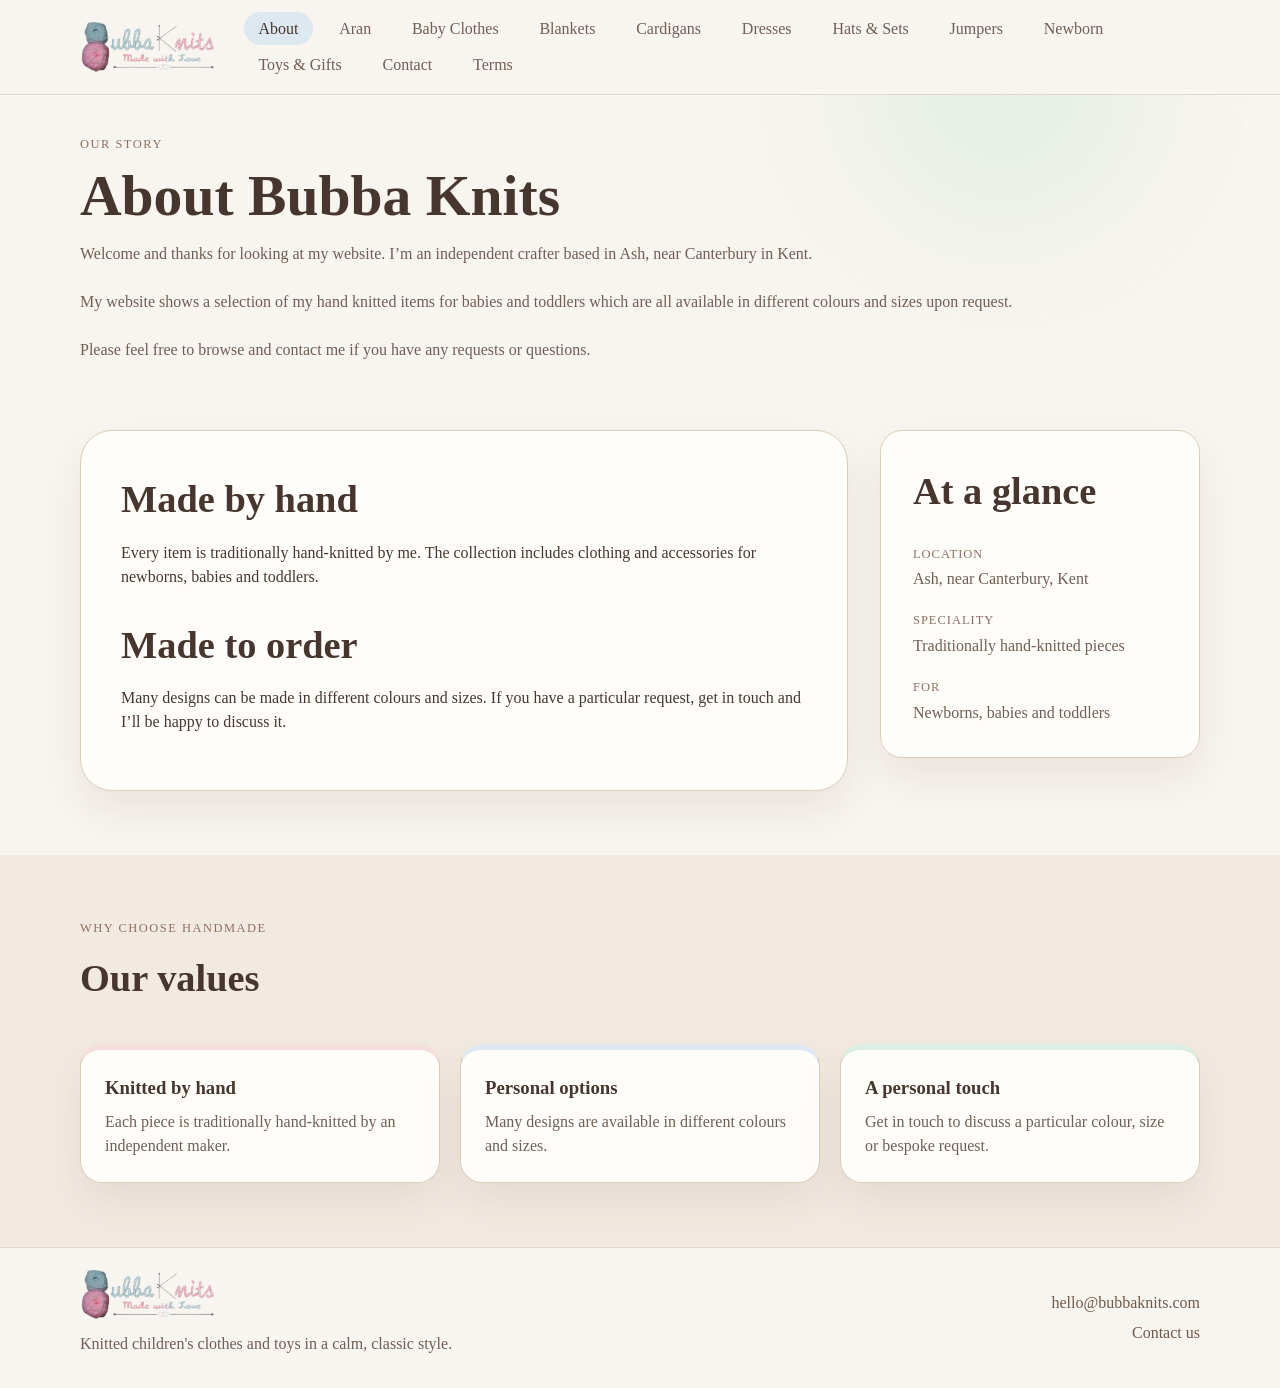
<file: about.html>
<!DOCTYPE html>
<html lang="en">
  <head>
    <meta charset="UTF-8" />
    <meta name="viewport" content="width=device-width, initial-scale=1.0" />
    <title>Bubbaknits | About</title>
    <meta
      name="description"
      content="The Bubbaknits story: why we hand-knit children's clothes and toys, and the values behind every piece."
    />
    <meta name="theme-color" content="#f8f4ef" />
    <meta property="og:type" content="website" />
    <meta property="og:site_name" content="Bubba Knits" />
    <meta property="og:title" content="Bubbaknits | About" />
    <meta
      property="og:description"
      content="The Bubbaknits story: why we hand-knit children's clothes and toys, and the values behind every piece."
    />
    <meta property="og:url" content="https://davidbubb.github.io/bubbaknits/about.html" />
    <meta
      property="og:image"
      content="https://davidbubb.github.io/bubbaknits/assets/images/bubbaknits_logo.png"
    />
    <meta name="twitter:card" content="summary" />
    <link rel="icon" type="image/svg+xml" href="./assets/images/favicon.svg" />
    <link rel="stylesheet" href="./styles.css" />
  </head>
  <body data-page="about">
    <header class="site-header">
      <div class="wrap header-bar">
        <a class="brand" href="./index.html" aria-label="Bubbaknits home">
          <img src="./assets/images/bubbaknits_logo.png" alt="Bubbaknits" />
        </a>
        <nav aria-label="Primary">
          <ul class="nav-list" id="site-nav">
            <li><a class="text-link" href="./index.html">Home</a></li>
            <li><a class="text-link" href="./about.html">About</a></li>
            <li><a class="text-link" href="./contact.html">Contact</a></li>
          </ul>
        </nav>
      </div>
    </header>

    <main>
      <section class="category-hero">
        <div class="wrap">
          <p class="eyebrow">Our story</p>
          <h1>About Bubba Knits</h1>
          <p class="intro">
            Welcome and thanks for looking at my website.  I’m an independent crafter based in Ash, near Canterbury in Kent.
            <br /><br/>
            My website shows a selection of my hand knitted items for babies and toddlers which are all available in different colours and sizes upon request.
            <br/><br/>
            Please feel free to browse and contact me if you have any requests or questions.
          </p>
        </div>
      </section>

      <section class="section wrap about-layout">
        <div class="hero-copy">
          <h2>Made by hand</h2>
          <p>
            Every item is traditionally hand-knitted by me. The collection includes
            clothing and accessories for newborns, babies and toddlers.
          </p>
          <h2>Made to order</h2>
          <p>
            Many designs can be made in different colours and sizes. If you have a
            particular request, get in touch and I’ll be happy to discuss it.
          </p>
        </div>

        <aside class="detail-card">
          <h2>At a glance</h2>
          <dl>
            <div>
              <dt>Location</dt>
              <dd>Ash, near Canterbury, Kent</dd>
            </div>
            <div>
              <dt>Speciality</dt>
              <dd>Traditionally hand-knitted pieces</dd>
            </div>
            <div>
              <dt>For</dt>
              <dd>Newborns, babies and toddlers</dd>
            </div>
          </dl>
        </aside>
      </section>

      <section class="section section-soft">
        <div class="wrap">
          <div class="section-heading">
            <div>
              <p class="eyebrow">Why choose handmade</p>
              <h2>Our values</h2>
            </div>
          </div>
          <div class="info-grid">
            <article class="info-card">
              <h3>Knitted by hand</h3>
              <p>Each piece is traditionally hand-knitted by an independent maker.</p>
            </article>
            <article class="info-card">
              <h3>Personal options</h3>
              <p>Many designs are available in different colours and sizes.</p>
            </article>
            <article class="info-card">
              <h3>A personal touch</h3>
              <p>Get in touch to discuss a particular colour, size or bespoke request.</p>
            </article>
          </div>
        </div>
      </section>
    </main>

    <footer class="site-footer">
      <div class="wrap footer-layout">
        <div>
          <a class="brand" href="./index.html" aria-label="Bubbaknits home">
            <img src="./assets/images/bubbaknits_logo.png" alt="Bubbaknits" />
          </a>
          <p class="footer-copy">Knitted children's clothes and toys in a calm, classic style.</p>
        </div>
        <div class="footer-contact">
          <a class="text-link" href="mailto:hello@bubbaknits.com">hello@bubbaknits.com</a>
          <a class="text-link" href="./contact.html">Contact us</a>
        </div>
      </div>
    </footer>

    <script src="./app.js" defer></script>
  </body>
</html>
</file>
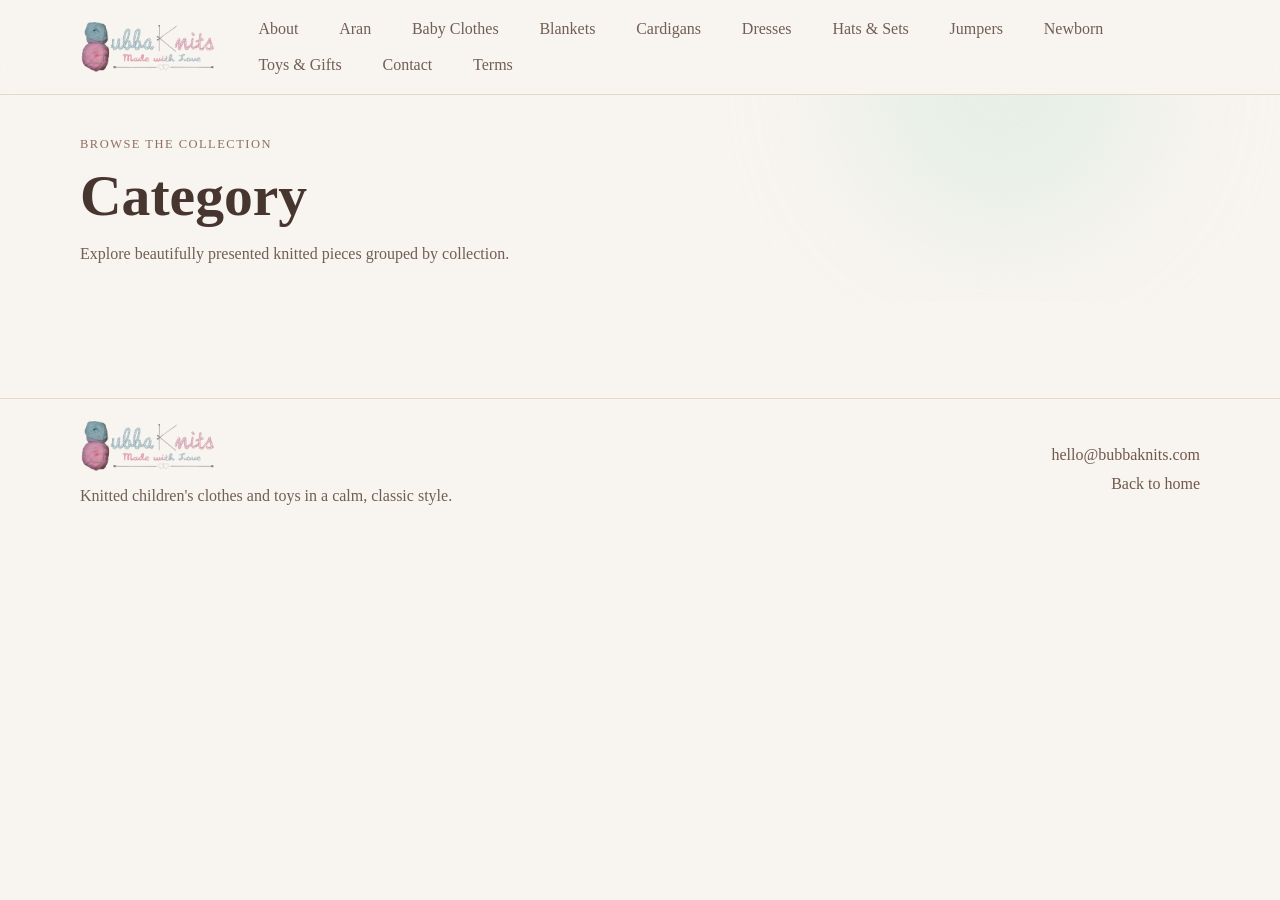
<file: category.html>
<!DOCTYPE html>
<html lang="en">
  <head>
    <meta charset="UTF-8" />
    <meta name="viewport" content="width=device-width, initial-scale=1.0" />
    <title>Bubba Knits | Category</title>
    <meta
      name="description"
      content="Browse Bubba Knits categories for hand-knitted children's clothes and toys."
    />
    <meta name="theme-color" content="#f8f4ef" />
    <meta property="og:type" content="website" />
    <meta property="og:site_name" content="Bubba Knits" />
    <meta property="og:title" content="Bubba Knits | Browse by category" />
    <meta
      property="og:description"
      content="Browse Bubba Knits categories for hand-knitted children's clothes and toys."
    />
    <meta property="og:url" content="https://davidbubb.github.io/bubbaknits/category.html" />
    <meta
      property="og:image"
      content="https://davidbubb.github.io/bubbaknits/assets/images/bubbaknits_logo.png"
    />
    <meta name="twitter:card" content="summary" />
    <link rel="icon" type="image/svg+xml" href="./assets/images/favicon.svg" />
    <link rel="stylesheet" href="./styles.css" />
  </head>
  <body data-page="category">
    <header class="site-header">
      <div class="wrap header-bar">
        <a class="brand" href="./index.html" aria-label="Bubba Knits home">
          <img src="./assets/images/bubbaknits_logo.png" alt="Bubba Knits" />
        </a>
        <nav aria-label="Primary">
          <ul class="nav-list" id="site-nav">
            <li><a class="text-link" href="./index.html">Home</a></li>
            <li><a class="text-link" href="./about.html">About</a></li>
            <li><a class="text-link" href="./contact.html">Contact</a></li>
          </ul>
        </nav>
      </div>
    </header>

    <main>
      <section class="category-hero">
        <div class="wrap">
          <p class="eyebrow">Browse the collection</p>
          <h1 id="category-title">Category</h1>
          <p class="intro" id="category-summary">
            Explore beautifully presented knitted pieces grouped by collection.
          </p>
        </div>
      </section>

      <section class="section wrap">
        <div class="product-grid" id="category-grid" aria-busy="true"></div>
        <div class="empty-state" id="category-empty" hidden>
          <h2>Category not found</h2>
          <p>Please choose another category from the navigation above.</p>
        </div>
      </section>
    </main>

    <footer class="site-footer">
      <div class="wrap footer-layout">
        <div>
          <a class="brand" href="./index.html" aria-label="Bubba Knits home">
            <img src="./assets/images/bubbaknits_logo.png" alt="Bubba Knits" />
          </a>
          <p class="footer-copy">Knitted children's clothes and toys in a calm, classic style.</p>
        </div>
        <div class="footer-contact">
          <a class="text-link" href="mailto:hello@bubbaknits.com">hello@bubbaknits.com</a>
          <a class="text-link" href="./index.html">Back to home</a>
        </div>
      </div>
    </footer>

    <script src="./app.js" defer></script>
  </body>
</html>
</file>
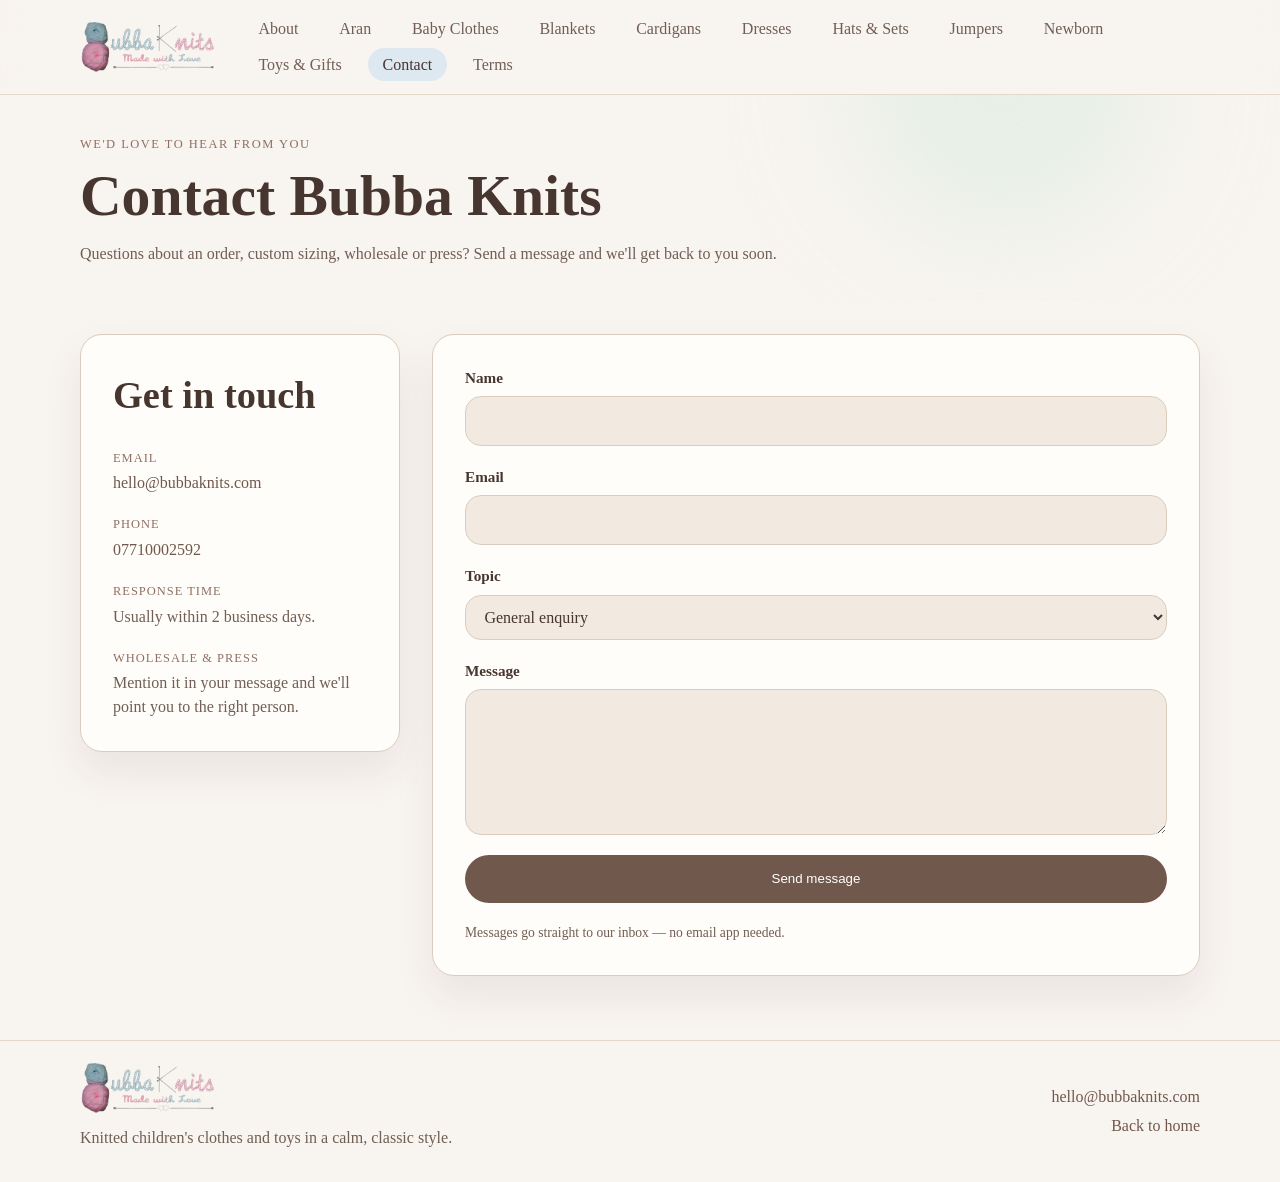
<file: contact.html>
<!DOCTYPE html>
<html lang="en">
  <head>
    <meta charset="UTF-8" />
    <meta name="viewport" content="width=device-width, initial-scale=1.0" />
    <title>Bubba Knits | Contact</title>
    <meta
      name="description"
      content="Get in touch with Bubba Knits about orders, custom sizing, wholesale or press."
    />
    <link rel="icon" type="image/svg+xml" href="./assets/images/favicon.svg" />
    <link rel="stylesheet" href="./styles.css" />
  </head>
  <body data-page="contact">
    <header class="site-header">
      <div class="wrap header-bar">
        <a class="brand" href="./index.html" aria-label="Bubba Knits home">
          <img src="./assets/images/bubbaknits_logo.png" alt="Bubba Knits" />
        </a>
        <nav aria-label="Primary">
          <ul class="nav-list" id="site-nav">
            <li><a class="text-link" href="./index.html">Home</a></li>
            <li><a class="text-link" href="./about.html">About</a></li>
            <li><a class="text-link" href="./contact.html">Contact</a></li>
          </ul>
        </nav>
      </div>
    </header>

    <main>
      <section class="category-hero">
        <div class="wrap">
          <p class="eyebrow">We'd love to hear from you</p>
          <h1>Contact Bubba Knits</h1>
          <p class="intro">
            Questions about an order, custom sizing, wholesale or press? Send a
            message and we'll get back to you soon.
          </p>
        </div>
      </section>

      <section class="section wrap contact-layout">
        <aside class="contact-details">
          <h2>Get in touch</h2>
          <dl>
            <div>
              <dt>Email</dt>
              <dd><a class="text-link" href="mailto:hello@bubbaknits.com">hello@bubbaknits.com</a></dd>
            </div>
            <div>
              <dt>Phone</dt>
              <dd><a class="text-link" href="tel:+447710002592">07710002592</a></dd>
            </div>
            <div>
              <dt>Response time</dt>
              <dd>Usually within 2 business days.</dd>
            </div>
            <div>
              <dt>Wholesale &amp; press</dt>
              <dd>Mention it in your message and we'll point you to the right person.</dd>
            </div>
          </dl>
        </aside>

        <form
          class="contact-form"
          id="contact-form"
          action="https://api.web3forms.com/submit"
          method="post"
          novalidate
        >
          <input type="hidden" name="access_key" value="38f4cf29-4720-44f8-86d9-49dbe22e24fb" />
          <input type="hidden" name="subject" value="Bubba Knits website enquiry" />
          <input type="hidden" name="from_name" value="Bubba Knits website" />
          <input type="checkbox" name="botcheck" class="form-honeypot" tabindex="-1" autocomplete="off" />
          <div class="form-row">
            <label for="contact-name">Name</label>
            <input type="text" id="contact-name" name="name" autocomplete="name" required />
            <p class="form-error" id="contact-name-error" hidden>Please enter your name.</p>
          </div>

          <div class="form-row">
            <label for="contact-email">Email</label>
            <input type="email" id="contact-email" name="email" autocomplete="email" required />
            <p class="form-error" id="contact-email-error" hidden>Please enter a valid email address.</p>
          </div>

          <div class="form-row">
            <label for="contact-topic">Topic</label>
            <select id="contact-topic" name="topic">
              <option value="General enquiry">General enquiry</option>
              <option value="Order question">Order question</option>
              <option value="Custom order">Custom order</option>
              <option value="Wholesale">Wholesale</option>
              <option value="Press">Press</option>
            </select>
          </div>

          <div class="form-row">
            <label for="contact-message">Message</label>
            <textarea id="contact-message" name="message" rows="5" required></textarea>
            <p class="form-error" id="contact-message-error" hidden>Please add a short message.</p>
          </div>

          <button class="button" type="submit">Send message</button>
          <p class="form-status" id="contact-status" role="status" aria-live="polite" hidden></p>
          <p class="form-hint">Messages go straight to our inbox — no email app needed.</p>
        </form>
      </section>
    </main>

    <footer class="site-footer">
      <div class="wrap footer-layout">
        <div>
          <a class="brand" href="./index.html" aria-label="Bubba Knits home">
            <img src="./assets/images/bubbaknits_logo.png" alt="Bubba Knits" />
          </a>
          <p class="footer-copy">Knitted children's clothes and toys in a calm, classic style.</p>
        </div>
        <div class="footer-contact">
          <a class="text-link" href="mailto:hello@bubbaknits.com">hello@bubbaknits.com</a>
          <a class="text-link" href="./index.html">Back to home</a>
        </div>
      </div>
    </footer>

    <script src="./app.js" defer></script>
  </body>
</html>
</file>
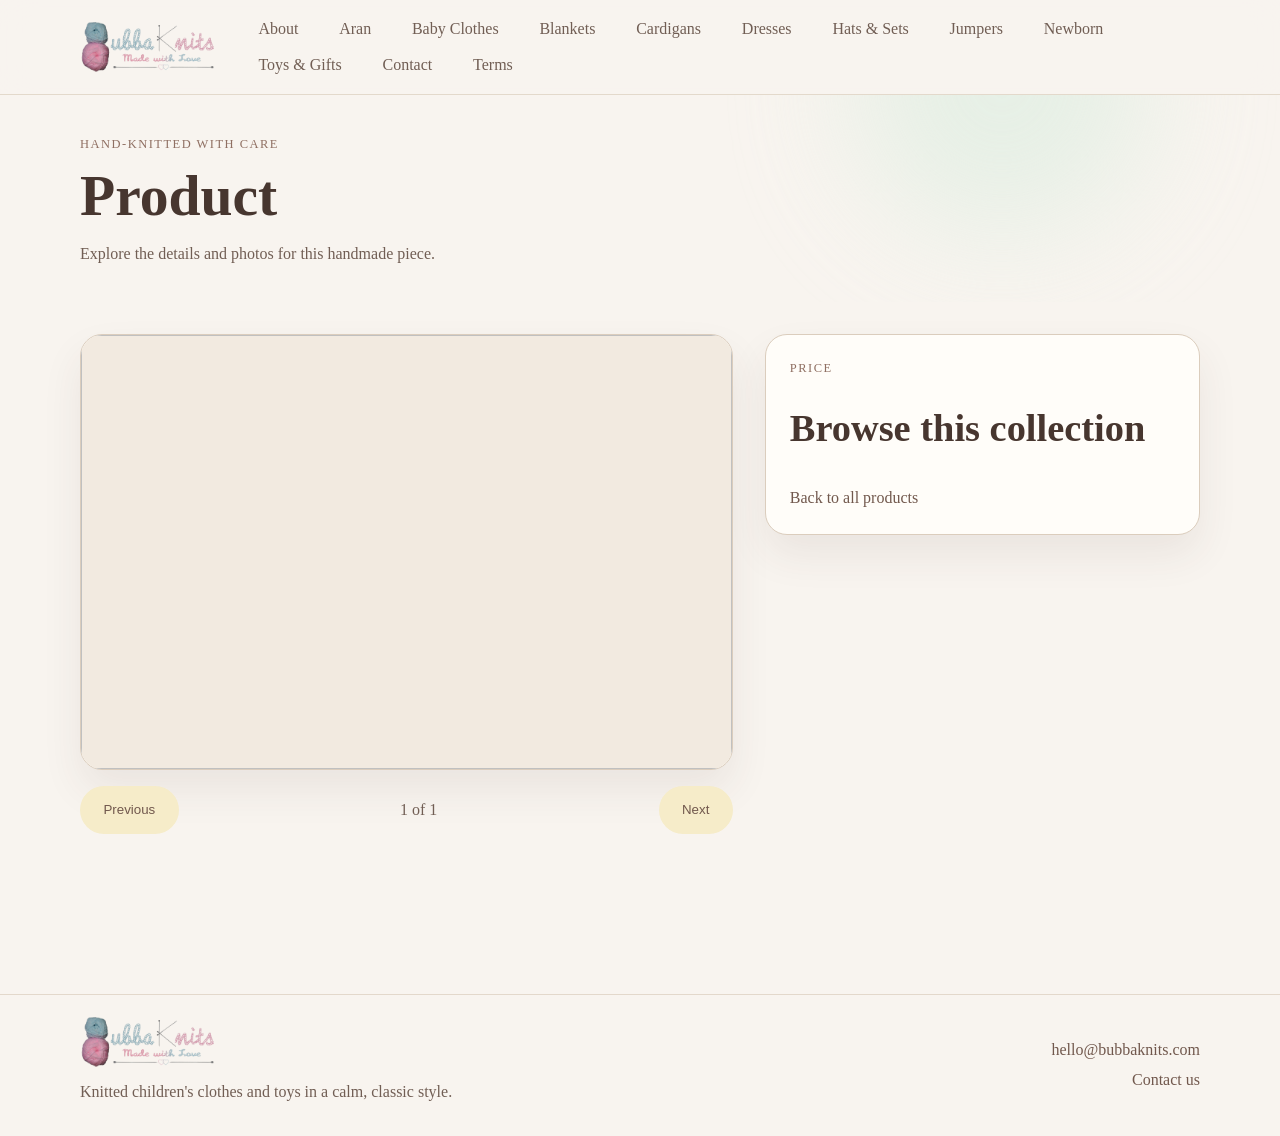
<file: product.html>
<!DOCTYPE html>
<html lang="en">
  <head>
    <meta charset="UTF-8" />
    <meta name="viewport" content="width=device-width, initial-scale=1.0" />
    <title>Bubba Knits | Product</title>
    <meta
      name="description"
      content="View handmade Bubba Knits pieces and browse every product photo."
    />
    <meta name="theme-color" content="#f8f4ef" />
    <link rel="icon" type="image/svg+xml" href="./assets/images/favicon.svg" />
    <link rel="stylesheet" href="./styles.css" />
  </head>
  <body data-page="product">
    <header class="site-header">
      <div class="wrap header-bar">
        <a class="brand" href="./index.html" aria-label="Bubba Knits home">
          <img src="./assets/images/bubbaknits_logo.png" alt="Bubba Knits" />
        </a>
        <nav aria-label="Primary">
          <ul class="nav-list" id="site-nav">
            <li><a class="text-link" href="./index.html">Home</a></li>
            <li><a class="text-link" href="./about.html">About</a></li>
            <li><a class="text-link" href="./contact.html">Contact</a></li>
          </ul>
        </nav>
      </div>
    </header>

    <main>
      <section class="category-hero">
        <div class="wrap">
          <p class="eyebrow">Hand-knitted with care</p>
          <h1 id="product-title">Product</h1>
          <p class="intro" id="product-summary">
            Explore the details and photos for this handmade piece.
          </p>
        </div>
      </section>

      <section class="section wrap product-detail" id="product-detail" hidden>
        <div class="product-gallery">
          <div class="product-image-frame">
            <img id="product-image" alt="" />
          </div>
          <div class="product-gallery-controls">
            <button class="button button-secondary" id="product-image-previous" type="button" aria-label="Previous product photo">
              Previous
            </button>
            <p id="product-image-count" aria-live="polite">1 of 1</p>
            <button class="button button-secondary" id="product-image-next" type="button" aria-label="Next product photo">
              Next
            </button>
          </div>
        </div>

        <div class="product-detail-copy">
          <p class="eyebrow">Price</p>
          <p class="product-price" id="product-price"></p>
          <h2>Browse this collection</h2>
          <ul class="product-category-list" id="product-categories"></ul>
          <a class="text-link" id="product-collection-link" href="./index.html">Back to all products</a>
        </div>
      </section>

      <section class="section wrap">
        <div class="empty-state" id="product-empty" hidden>
          <h2>Product not found</h2>
          <p>Please choose a product from the catalogue.</p>
          <a class="text-link" href="./index.html">Back to all products</a>
        </div>
      </section>
    </main>

    <footer class="site-footer">
      <div class="wrap footer-layout">
        <div>
          <a class="brand" href="./index.html" aria-label="Bubba Knits home">
            <img src="./assets/images/bubbaknits_logo.png" alt="Bubba Knits" />
          </a>
          <p class="footer-copy">Knitted children's clothes and toys in a calm, classic style.</p>
        </div>
        <div class="footer-contact">
          <a class="text-link" href="mailto:hello@bubbaknits.com">hello@bubbaknits.com</a>
          <a class="text-link" href="./contact.html">Contact us</a>
        </div>
      </div>
    </footer>

    <script src="./app.js" defer></script>
  </body>
</html>
</file>
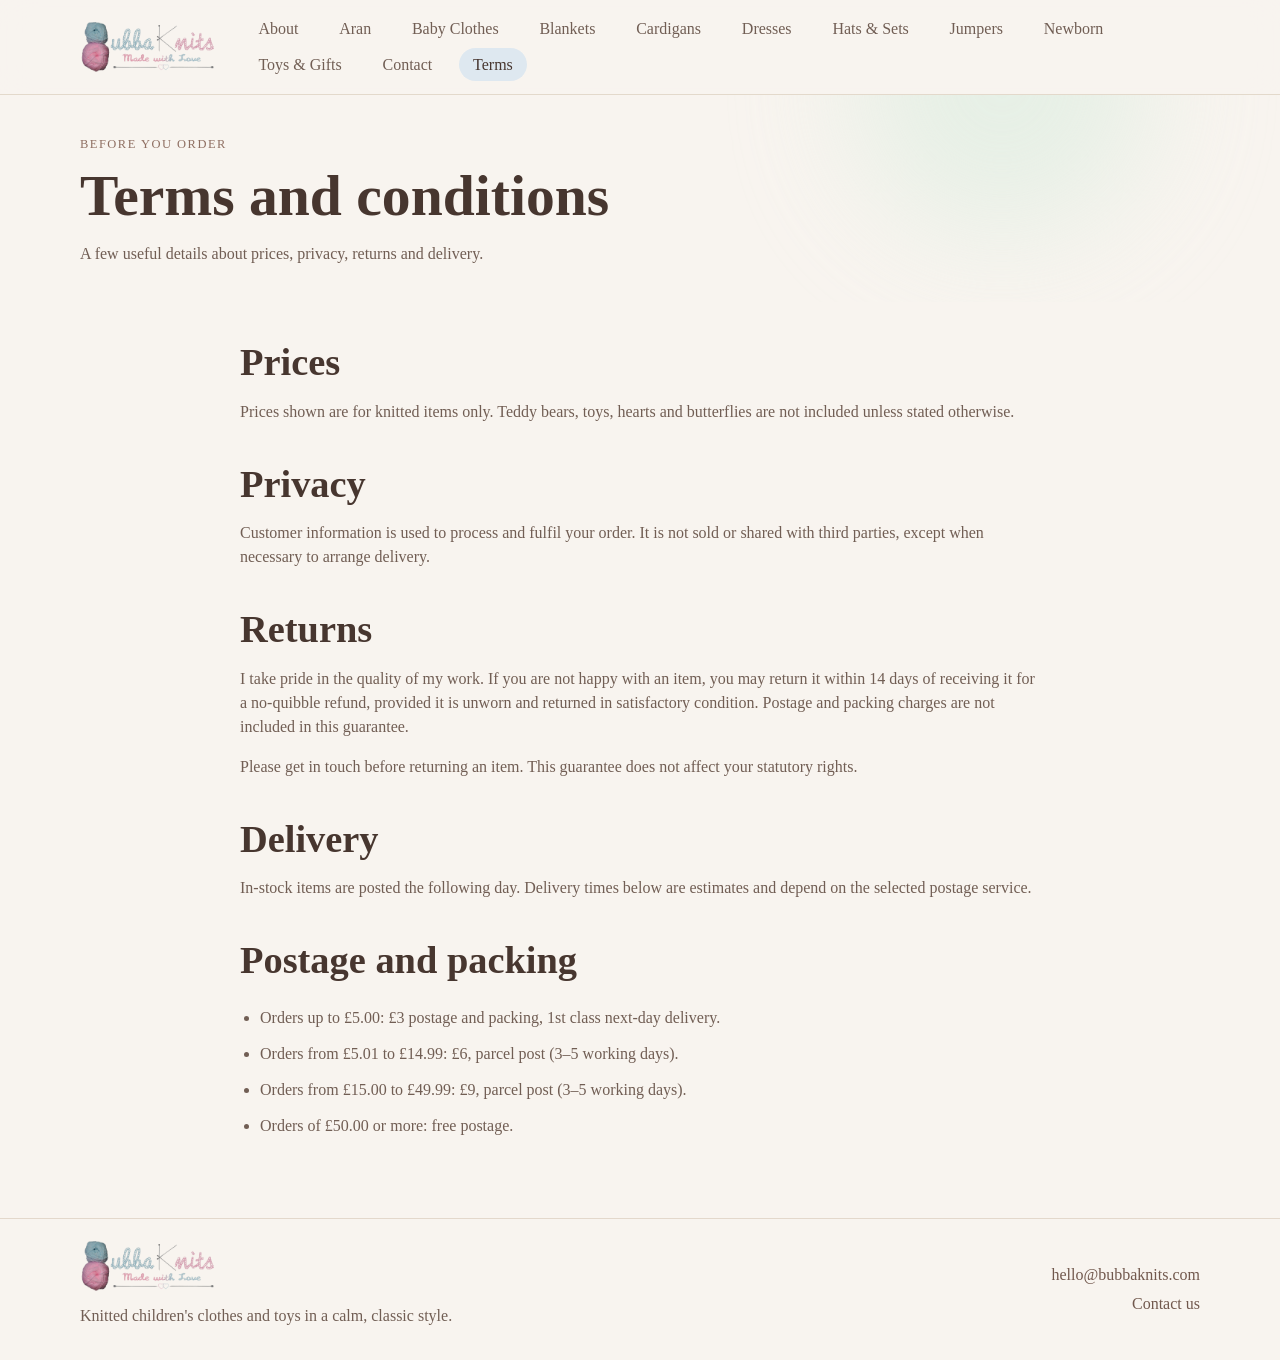
<file: terms.html>
<!DOCTYPE html>
<html lang="en">
  <head>
    <meta charset="UTF-8" />
    <meta name="viewport" content="width=device-width, initial-scale=1.0" />
    <title>Bubba Knits | Terms and Conditions</title>
    <meta
      name="description"
      content="Information about Bubba Knits pricing, privacy, returns, delivery and postage."
    />
    <meta name="theme-color" content="#f8f4ef" />
    <meta property="og:type" content="website" />
    <meta property="og:site_name" content="Bubba Knits" />
    <meta property="og:title" content="Bubba Knits | Terms and Conditions" />
    <meta
      property="og:description"
      content="Information about Bubba Knits pricing, privacy, returns, delivery and postage."
    />
    <meta property="og:url" content="https://davidbubb.github.io/bubbaknits/terms.html" />
    <meta
      property="og:image"
      content="https://davidbubb.github.io/bubbaknits/assets/images/bubbaknits_logo.png"
    />
    <meta name="twitter:card" content="summary" />
    <link rel="icon" type="image/svg+xml" href="./assets/images/favicon.svg" />
    <link rel="stylesheet" href="./styles.css" />
  </head>
  <body data-page="terms">
    <header class="site-header">
      <div class="wrap header-bar">
        <a class="brand" href="./index.html" aria-label="Bubba Knits home">
          <img src="./assets/images/bubbaknits_logo.png" alt="Bubba Knits" />
        </a>
        <nav aria-label="Primary">
          <ul class="nav-list" id="site-nav">
            <li><a class="text-link" href="./index.html">Home</a></li>
            <li><a class="text-link" href="./about.html">About</a></li>
            <li><a class="text-link" href="./contact.html">Contact</a></li>
          </ul>
        </nav>
      </div>
    </header>

    <main>
      <section class="category-hero">
        <div class="wrap">
          <p class="eyebrow">Before you order</p>
          <h1>Terms and conditions</h1>
          <p class="intro">
            A few useful details about prices, privacy, returns and delivery.
          </p>
        </div>
      </section>

      <div class="section wrap terms-content">
        <section aria-labelledby="prices-heading">
          <h2 id="prices-heading">Prices</h2>
          <p>
            Prices shown are for knitted items only. Teddy bears, toys, hearts
            and butterflies are not included unless stated otherwise.
          </p>
        </section>

        <section aria-labelledby="privacy-heading">
          <h2 id="privacy-heading">Privacy</h2>
          <p>
            Customer information is used to process and fulfil your order. It is
            not sold or shared with third parties, except when necessary to
            arrange delivery.
          </p>
        </section>

        <section aria-labelledby="returns-heading">
          <h2 id="returns-heading">Returns</h2>
          <p>
            I take pride in the quality of my work. If you are not happy with an
            item, you may return it within 14 days of receiving it for a no-quibble
            refund, provided it is unworn and returned in satisfactory condition.
            Postage and packing charges are not included in this guarantee.
          </p>
          <p>
            Please get in touch before returning an item. This guarantee does not
            affect your statutory rights.
          </p>
        </section>

        <section aria-labelledby="delivery-heading">
          <h2 id="delivery-heading">Delivery</h2>
          <p>
            In-stock items are posted the following day. Delivery times below are
            estimates and depend on the selected postage service.
          </p>
        </section>

        <section aria-labelledby="postage-heading">
          <h2 id="postage-heading">Postage and packing</h2>
          <ul>
            <li>Orders up to £5.00: £3 postage and packing, 1st class next-day delivery.</li>
            <li>Orders from £5.01 to £14.99: £6, parcel post (3–5 working days).</li>
            <li>Orders from £15.00 to £49.99: £9, parcel post (3–5 working days).</li>
            <li>Orders of £50.00 or more: free postage.</li>
          </ul>
        </section>
      </div>
    </main>

    <footer class="site-footer">
      <div class="wrap footer-layout">
        <div>
          <a class="brand" href="./index.html" aria-label="Bubba Knits home">
            <img src="./assets/images/bubbaknits_logo.png" alt="Bubba Knits" />
          </a>
          <p class="footer-copy">Knitted children's clothes and toys in a calm, classic style.</p>
        </div>
        <div class="footer-contact">
          <a class="text-link" href="mailto:hello@bubbaknits.com">hello@bubbaknits.com</a>
          <a class="text-link" href="./contact.html">Contact us</a>
        </div>
      </div>
    </footer>

    <script src="./app.js" defer></script>
  </body>
</html>
</file>
<file: styles.css>
:root {
  --background: #f8f4ef;
  --surface: #fffdf9;
  --surface-soft: #f2eae0;
  --text: #47362f;
  --text-soft: #715e54;
  --border: #dbcdbd;
  --accent: #8f6f62;
  --accent-strong: #71584d;
  --shadow: 0 20px 40px rgba(71, 54, 47, 0.08);
  --radius-large: 32px;
  --radius-medium: 22px;
  --radius-small: 16px;
  --wrap: min(1120px, calc(100vw - 2rem));

  /* pale accent palette, used sparingly for warmth and to tell categories apart */
  --pastel-pink: #f4dede;
  --pastel-sky: #dee8f0;
  --pastel-mint: #dfeee2;
  --pastel-butter: #f6ecc9;
  --pastel-lilac: #e7e0f0;
}

* {
  box-sizing: border-box;
}

html {
  scroll-behavior: smooth;
}

body {
  margin: 0;
  font-family: Georgia, "Times New Roman", serif;
  background: var(--background);
  color: var(--text);
  line-height: 1.5;
}

img {
  display: block;
  max-width: 100%;
}

a {
  color: inherit;
  text-decoration: none;
}

a:focus-visible,
button:focus-visible {
  outline: 3px solid var(--accent-strong);
  outline-offset: 3px;
}

.wrap {
  width: var(--wrap);
  margin: 0 auto;
}

.site-header {
  position: sticky;
  top: 0;
  z-index: 10;
  backdrop-filter: blur(16px);
  background: rgba(248, 244, 239, 0.92);
  border-bottom: 1px solid rgba(219, 205, 189, 0.7);
}

.header-bar,
.footer-layout,
.hero-grid,
.section-heading {
  display: flex;
  gap: 1.5rem;
  justify-content: space-between;
}

.header-bar,
.footer-layout {
  align-items: center;
  padding: 1rem 0;
}

.brand {
  display: inline-flex;
  align-items: center;
  flex: 0 0 auto;
}

.brand img {
  width: min(140px, 38vw);
  height: auto;
}

.nav-list {
  display: flex;
  flex-wrap: wrap;
  gap: 0.75rem;
  list-style: none;
  padding: 0;
  margin: 0;
}

.nav-list a,
.text-link,
.button {
  transition: 0.2s ease;
}

.nav-list a {
  padding: 0.5rem 0.9rem;
  border-radius: 999px;
  color: var(--text-soft);
}

.nav-list a:hover,
.nav-list a:focus-visible {
  background: var(--pastel-sky);
  color: var(--text);
}

.nav-list a[aria-current="page"] {
  background: var(--pastel-sky);
  color: var(--text);
}

.hero {
  position: relative;
  padding: 4rem 0 2rem;
  overflow: hidden;
}

.category-hero {
  position: relative;
  padding: 2.5rem 0 1.25rem;
  overflow: hidden;
}

.hero::before,
.hero::after,
.category-hero::before {
  content: "";
  position: absolute;
  z-index: 0;
  border-radius: 50%;
  filter: blur(60px);
  opacity: 0.7;
}

.hero::before {
  width: 340px;
  height: 340px;
  top: -140px;
  right: 6%;
  background: var(--pastel-sky);
}

.hero::after {
  width: 280px;
  height: 280px;
  bottom: -150px;
  left: 2%;
  background: var(--pastel-butter);
}

.category-hero::before {
  width: 300px;
  height: 300px;
  top: -160px;
  right: 10%;
  background: var(--pastel-mint);
}

.hero-grid,
.category-hero .wrap {
  position: relative;
  z-index: 1;
}

.hero-grid {
  align-items: stretch;
  flex-wrap: wrap;
}

.hero-copy,
.hero-panel,
.product-card,
.category-card,
.empty-state {
  background: var(--surface);
  border: 1px solid var(--border);
  box-shadow: var(--shadow);
}

.hero-copy {
  flex: 2 1 620px;
  padding: 3rem;
  border-radius: var(--radius-large);
}

.hero-panel {
  position: relative;
  display: flex;
  flex: 1 1 260px;
  min-height: 340px;
  align-items: flex-end;
  overflow: hidden;
  border-radius: var(--radius-large);
  border: 1px solid var(--border);
  box-shadow: var(--shadow);
  background: var(--surface-soft);
  isolation: isolate;
  color: #fff;
}

.hero-panel::after {
  content: "";
  position: absolute;
  z-index: -1;
  inset: 25% 0 0;
  background: linear-gradient(transparent, rgba(37, 28, 24, 0.78));
}

.hero-panel img {
  position: absolute;
  z-index: -2;
  inset: 0;
  width: 100%;
  height: 100%;
  object-fit: cover;
  transition: transform 0.35s ease;
}

.hero-panel:hover img,
.hero-panel:focus-visible img {
  transform: scale(1.035);
}

.hero-highlight-overlay {
  display: grid;
  gap: 0.4rem;
  width: 100%;
  padding: 1.5rem;
}

.hero-highlight-label {
  font-size: 0.75rem;
  text-transform: uppercase;
  letter-spacing: 0.12em;
}

.hero-highlight-title {
  font-size: clamp(1.5rem, 2.5vw, 2rem);
  font-weight: 700;
  line-height: 1.15;
}

.hero-highlight-link {
  display: flex;
  justify-content: space-between;
  align-items: center;
  margin-top: 0.4rem;
  padding-top: 0.7rem;
  border-top: 1px solid rgba(255, 255, 255, 0.55);
  font-size: 0.95rem;
  font-weight: 700;
}

.eyebrow {
  margin: 0 0 0.75rem;
  color: var(--accent);
  text-transform: uppercase;
  letter-spacing: 0.12em;
  font-size: 0.78rem;
}

h1,
h2,
h3,
p {
  margin-top: 0;
}

h1 {
  font-size: clamp(2.6rem, 5vw, 4.5rem);
  line-height: 1.05;
  margin-bottom: 1rem;
}

.category-hero h1 {
  font-size: clamp(2.2rem, 4.5vw, 3.6rem);
}

h2 {
  font-size: clamp(1.7rem, 3vw, 2.5rem);
  margin-bottom: 0.75rem;
}

.intro,
.footer-copy,
.hero-panel p,
.product-meta p,
.empty-state p {
  color: var(--text-soft);
}

.hero-actions {
  display: flex;
  flex-wrap: wrap;
  gap: 0.75rem;
  margin-top: 2rem;
}

.button {
  display: inline-flex;
  align-items: center;
  justify-content: center;
  min-height: 48px;
  padding: 0.85rem 1.4rem;
  border-radius: 999px;
  background: var(--accent-strong);
  color: #fff;
  border: 1px solid transparent;
}

.button:hover,
.button:focus-visible {
  transform: translateY(-1px);
  box-shadow: 0 12px 24px rgba(113, 88, 77, 0.28);
}

.button-secondary {
  background: var(--pastel-butter);
  border-color: transparent;
  color: var(--accent-strong);
}

.button-secondary:hover,
.button-secondary:focus-visible {
  background: var(--pastel-pink);
}

.section {
  padding: 2rem 0 4rem;
}

.section-soft {
  background: var(--surface-soft);
  padding: 4rem 0;
}

.section-heading {
  align-items: end;
  margin-bottom: 1.5rem;
}

.text-link {
  color: var(--accent-strong);
}

.text-link:hover,
.text-link:focus-visible {
  opacity: 0.8;
}

.product-grid,
.category-grid {
  display: grid;
  gap: 1.25rem;
}

.product-grid {
  grid-template-columns: repeat(auto-fit, minmax(220px, 1fr));
}

.category-grid {
  grid-template-columns: repeat(auto-fit, minmax(240px, 1fr));
}

.product-card,
.category-card,
.empty-state {
  border-radius: var(--radius-medium);
  overflow: hidden;
}

.product-card,
.category-card {
  border-top: 6px solid var(--card-accent, var(--border));
  transition: transform 0.2s ease, box-shadow 0.2s ease;
}

.product-card:hover,
.category-card:hover {
  transform: translateY(-3px);
  box-shadow: 0 24px 44px rgba(71, 54, 47, 0.14);
}

.product-grid .product-card:nth-child(5n + 1),
.category-grid .category-card:nth-child(5n + 1) {
  --card-accent: var(--pastel-pink);
}

.product-grid .product-card:nth-child(5n + 2),
.category-grid .category-card:nth-child(5n + 2) {
  --card-accent: var(--pastel-sky);
}

.product-grid .product-card:nth-child(5n + 3),
.category-grid .category-card:nth-child(5n + 3) {
  --card-accent: var(--pastel-mint);
}

.product-grid .product-card:nth-child(5n + 4),
.category-grid .category-card:nth-child(5n + 4) {
  --card-accent: var(--pastel-butter);
}

.product-grid .product-card:nth-child(5n + 5),
.category-grid .category-card:nth-child(5n + 5) {
  --card-accent: var(--pastel-lilac);
}

.product-card img {
  aspect-ratio: 3 / 2;
  object-fit: contain;
  width: 100%;
  background: var(--card-accent, #eee1d6);
}

.product-card-link {
  display: block;
  height: 100%;
  color: inherit;
}

.product-meta,
.category-card-body {
  padding: 1.15rem 1.15rem 1.3rem;
}

.product-detail {
  display: grid;
  grid-template-columns: minmax(0, 1.5fr) minmax(240px, 1fr);
  align-items: start;
  gap: 2rem;
}

.product-image-frame {
  overflow: hidden;
  border: 1px solid var(--border);
  border-radius: var(--radius-medium);
  background: var(--surface);
  box-shadow: var(--shadow);
}

.product-image-frame img {
  display: block;
  width: 100%;
  aspect-ratio: 3 / 2;
  object-fit: contain;
  background: var(--surface-soft);
}

.product-gallery-controls {
  display: flex;
  align-items: center;
  justify-content: space-between;
  gap: 1rem;
  margin-top: 1rem;
}

.product-gallery-controls p {
  margin: 0;
  color: var(--text-soft);
  font-variant-numeric: tabular-nums;
}

.product-gallery-controls button:disabled {
  opacity: 0.55;
  cursor: not-allowed;
}

.product-detail-copy {
  padding: 1.5rem;
  border: 1px solid var(--border);
  border-radius: var(--radius-medium);
  background: var(--surface);
  box-shadow: var(--shadow);
}

.product-detail-copy .product-price {
  font-size: 1.4rem;
}

.product-category-list {
  display: flex;
  flex-wrap: wrap;
  gap: 0.6rem;
  padding: 0;
  margin: 0 0 1rem;
  list-style: none;
}

.product-category-list a {
  display: inline-flex;
  padding: 0.4rem 0.75rem;
  border-radius: 999px;
  background: var(--surface-soft);
  color: var(--accent-strong);
}

.product-category-list a:hover,
.product-category-list a:focus-visible {
  background: var(--pastel-sky);
}

.product-meta h3,
.category-card h3 {
  margin-bottom: 0.35rem;
  font-size: 1.2rem;
}

.product-price {
  color: var(--accent-strong);
  font-weight: 700;
}

.category-card {
  display: flex;
  flex-direction: column;
  justify-content: space-between;
}

.category-card-body p {
  margin-bottom: 0;
}

.category-badge {
  display: inline-flex;
  padding: 0.4rem 0.75rem;
  border-radius: 999px;
  background: var(--card-accent, var(--surface-soft));
  color: var(--accent-strong);
  font-size: 0.85rem;
  width: fit-content;
}

.empty-state {
  padding: 2rem;
  text-align: center;
}

.testimonial-grid {
  display: grid;
  gap: 1.25rem;
  grid-template-columns: repeat(auto-fit, minmax(260px, 1fr));
}

.testimonial-card {
  display: flex;
  flex-direction: column;
  gap: 1rem;
  margin: 0;
  background: var(--surface);
  border: 1px solid var(--border);
  border-top: 6px solid var(--card-accent, var(--border));
  box-shadow: var(--shadow);
  border-radius: var(--radius-medium);
  padding: 1.75rem;
}

.testimonial-grid .testimonial-card:nth-child(3n + 1) {
  --card-accent: var(--pastel-pink);
}

.testimonial-grid .testimonial-card:nth-child(3n + 2) {
  --card-accent: var(--pastel-sky);
}

.testimonial-grid .testimonial-card:nth-child(3n + 3) {
  --card-accent: var(--pastel-mint);
}

.testimonial-card blockquote {
  margin: 0;
}

.testimonial-card blockquote p {
  margin-bottom: 0;
  font-style: italic;
  color: var(--text-soft);
}

.testimonial-card figcaption {
  font-size: 0.9rem;
  font-weight: 700;
  color: var(--accent-strong);
}

.product-meta .product-stock {
  display: inline-flex;
  padding: 0.35rem 0.7rem;
  border-radius: 999px;
  background: var(--card-accent, var(--surface-soft));
  color: var(--accent-strong);
  font-size: 0.8rem;
  font-weight: 700;
  width: fit-content;
  margin: 0.5rem 0 0;
}

.product-meta .product-note {
  font-size: 0.85rem;
  margin: 0.4rem 0 0;
}

.form-honeypot {
  display: none;
}

.contact-layout {
  display: grid;
  grid-template-columns: minmax(240px, 320px) 1fr;
  gap: 2rem;
  align-items: start;
}

.contact-details,
.contact-form {
  background: var(--surface);
  border: 1px solid var(--border);
  box-shadow: var(--shadow);
  border-radius: var(--radius-medium);
  padding: 2rem;
}

.contact-details dl {
  margin: 1.5rem 0 0;
  display: grid;
  gap: 1.25rem;
}

.contact-details dt {
  font-size: 0.78rem;
  text-transform: uppercase;
  letter-spacing: 0.08em;
  color: var(--accent);
  margin-bottom: 0.25rem;
}

.contact-details dd {
  margin: 0;
  color: var(--text-soft);
}

.contact-form {
  display: grid;
  gap: 1.25rem;
}

.form-row {
  display: grid;
  gap: 0.4rem;
}

.form-row label {
  font-weight: 700;
  font-size: 0.95rem;
}

.form-row input,
.form-row select,
.form-row textarea {
  font: inherit;
  color: var(--text);
  background: var(--surface-soft);
  border: 1px solid var(--border);
  border-radius: var(--radius-small);
  padding: 0.75rem 0.9rem;
}

.form-row input:focus-visible,
.form-row select:focus-visible,
.form-row textarea:focus-visible {
  outline: 3px solid var(--accent-strong);
  outline-offset: 2px;
}

.form-row textarea {
  resize: vertical;
  min-height: 120px;
}

.form-row input[aria-invalid="true"],
.form-row textarea[aria-invalid="true"] {
  border-color: #c17a7a;
}

.form-error {
  margin: 0;
  color: #a13f3f;
  font-size: 0.85rem;
}

.form-status {
  margin: 0;
  padding: 0.75rem 1rem;
  border-radius: var(--radius-small);
  font-size: 0.9rem;
}

.form-status-success {
  background: var(--pastel-mint);
  color: var(--accent-strong);
}

.form-status-error {
  background: var(--pastel-pink);
  color: #7a2f2f;
}

.form-hint {
  margin: 0;
  font-size: 0.85rem;
  color: var(--text-soft);
}

.footer-contact {
  display: flex;
  flex-direction: column;
  align-items: flex-end;
  gap: 0.35rem;
}

.about-layout {
  display: grid;
  grid-template-columns: 1fr minmax(240px, 320px);
  gap: 2rem;
  align-items: start;
}

.about-layout .hero-copy {
  padding: 2.5rem;
}

.terms-content {
  max-width: 800px;
}

.terms-content section + section {
  margin-top: 2rem;
}

.terms-content h2 {
  margin-bottom: 0.5rem;
}

.terms-content p {
  color: var(--text-soft);
}

.terms-content ul {
  display: grid;
  gap: 0.75rem;
  padding-left: 1.25rem;
  color: var(--text-soft);
}

.about-layout h2:not(:first-child) {
  margin-top: 1.75rem;
}

.detail-card {
  background: var(--surface);
  border: 1px solid var(--border);
  box-shadow: var(--shadow);
  border-radius: var(--radius-medium);
  padding: 2rem;
}

.detail-card dl {
  margin: 1.5rem 0 0;
  display: grid;
  gap: 1.25rem;
}

.detail-card dt {
  font-size: 0.78rem;
  text-transform: uppercase;
  letter-spacing: 0.08em;
  color: var(--accent);
  margin-bottom: 0.25rem;
}

.detail-card dd {
  margin: 0;
  color: var(--text-soft);
}

.info-grid {
  display: grid;
  gap: 1.25rem;
  grid-template-columns: repeat(auto-fit, minmax(220px, 1fr));
}

.info-card {
  background: var(--surface);
  border: 1px solid var(--border);
  box-shadow: var(--shadow);
  border-radius: var(--radius-medium);
  padding: 1.5rem;
  border-top: 6px solid var(--card-accent, var(--border));
}

.info-grid .info-card:nth-child(5n + 1) {
  --card-accent: var(--pastel-pink);
}

.info-grid .info-card:nth-child(5n + 2) {
  --card-accent: var(--pastel-sky);
}

.info-grid .info-card:nth-child(5n + 3) {
  --card-accent: var(--pastel-mint);
}

.info-grid .info-card:nth-child(5n + 4) {
  --card-accent: var(--pastel-butter);
}

.info-grid .info-card:nth-child(5n + 5) {
  --card-accent: var(--pastel-lilac);
}

.info-card h3 {
  margin-bottom: 0.5rem;
}

.info-card p {
  color: var(--text-soft);
  margin-bottom: 0;
}

.site-footer {
  border-top: 1px solid rgba(219, 205, 189, 0.7);
}

@media (max-width: 720px) {
  .header-bar,
  .footer-layout,
  .section-heading {
    flex-direction: column;
    align-items: flex-start;
  }

  .header-bar nav {
    width: 100%;
  }

  .nav-list {
    flex-wrap: nowrap;
    max-width: 100%;
    overflow-x: auto;
    padding-bottom: 0.35rem;
    overscroll-behavior-inline: contain;
  }

  .nav-list li {
    flex: 0 0 auto;
  }

  .nav-list a {
    white-space: nowrap;
  }

  .hero {
    padding: 2rem 0 1rem;
  }

  .hero-copy,
  .hero-panel {
    padding: 2rem;
  }

  .hero-copy {
    padding: 1.5rem;
  }

  .hero h1 {
    font-size: clamp(2.25rem, 9vw, 3rem);
  }

  .hero .hero-actions {
    margin-top: 1.25rem;
  }

  .hero-actions .button {
    padding-inline: 1rem;
  }

  .hero-panel {
    min-height: 260px;
    padding: 0;
  }

  .hero-highlight-overlay {
    padding: 1.25rem;
  }

  .contact-layout {
    grid-template-columns: 1fr;
  }

  .product-detail {
    grid-template-columns: 1fr;
  }

  .about-layout {
    grid-template-columns: 1fr;
  }

  .footer-contact {
    align-items: flex-start;
  }
}
</file>
